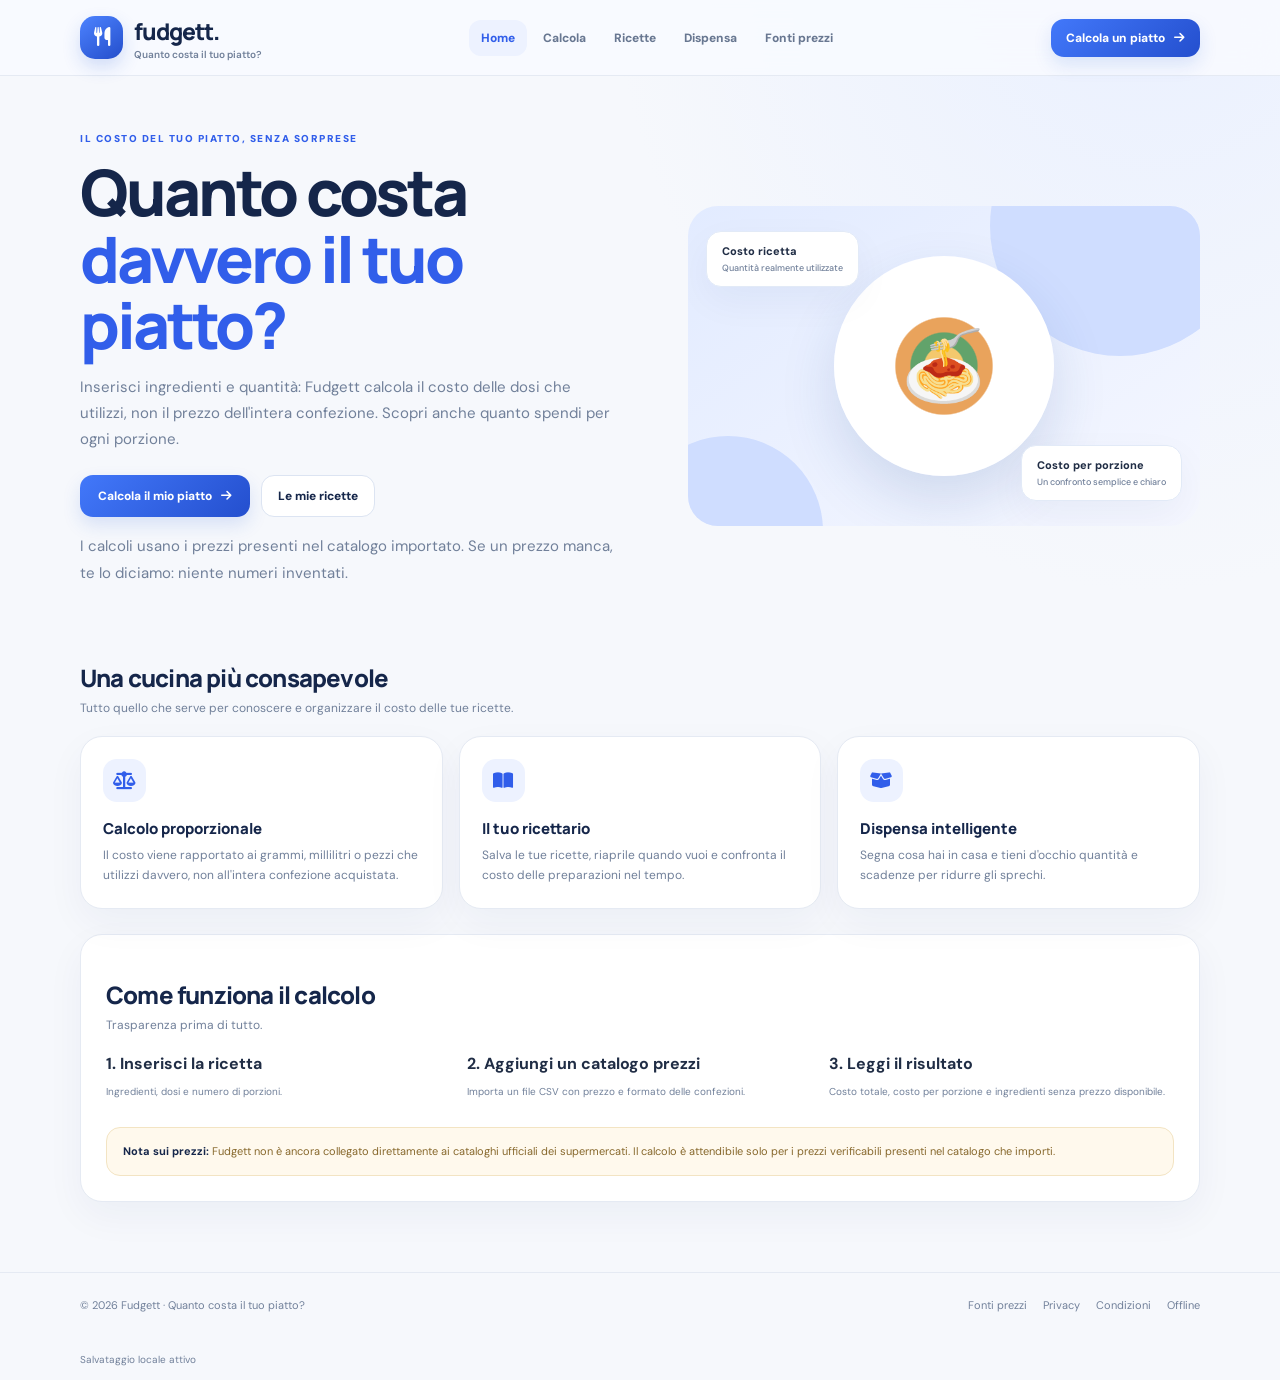
<file: index.html>
<!doctype html><html lang="it"><head><meta charset="utf-8"><meta name="viewport" content="width=device-width,initial-scale=1,viewport-fit=cover"><meta name="theme-color" content="#315eea"><meta name="description" content="Fudgett: scopri quanto costa davvero preparare il tuo piatto, ingrediente per ingrediente."><meta name="apple-mobile-web-app-capable" content="yes"><meta name="apple-mobile-web-app-status-bar-style" content="default"><link rel="manifest" href="manifest.json"><link rel="icon" href="icon.svg" type="image/svg+xml"><link rel="stylesheet" href="style.css"><link rel="stylesheet" href="https://cdnjs.cloudflare.com/ajax/libs/font-awesome/6.5.2/css/all.min.css"><script defer src="app.js"></script><title>Quanto costa il tuo piatto? — Fudgett</title></head><body><header><div class="wrap head"><a class="brand" href="index.html"><span class="brandmark"><i class="fa-solid fa-utensils"></i></span><span>fudgett.<small>Quanto costa il tuo piatto?</small></span></a><nav class="nav"><a class="active" href="index.html">Home</a><a class="" href="spesa.html">Calcola</a><a class="" href="preferiti.html">Ricette</a><a class="" href="dispensa.html">Dispensa</a><a class="" href="negozi.html">Fonti prezzi</a></nav><a class="nav-cta" href="spesa.html">Calcola un piatto <i class="fa-solid fa-arrow-right"></i></a></div></header><nav class="wrap mobile-nav"><a class="active" href="index.html">Home</a><a class="" href="spesa.html">Calcola</a><a class="" href="preferiti.html">Ricette</a><a class="" href="dispensa.html">Dispensa</a><a class="" href="negozi.html">Prezzi</a></nav><main class="wrap"><section class="hero"><div><div class="eyebrow">IL COSTO DEL TUO PIATTO, SENZA SORPRESE</div><h1>Quanto costa<br><span>davvero il tuo piatto?</span></h1><p>Inserisci ingredienti e quantità: Fudgett calcola il costo delle dosi che utilizzi, non il prezzo dell'intera confezione. Scopri anche quanto spendi per ogni porzione.</p><div class="hero-actions"><a class="btn" href="spesa.html">Calcola il mio piatto <i class="fa-solid fa-arrow-right"></i></a><a class="btn-light" href="preferiti.html">Le mie ricette</a></div><p class="muted-note" style="margin-top:16px">I calcoli usano i prezzi presenti nel catalogo importato. Se un prezzo manca, te lo diciamo: niente numeri inventati.</p></div><div class="hero-art"><div class="food-plate">🍝</div><div class="float one">Costo ricetta<small>Quantità realmente utilizzate</small></div><div class="float two">Costo per porzione<small>Un confronto semplice e chiaro</small></div></div></section><div class="section-title"><div><h2>Una cucina più consapevole</h2><p>Tutto quello che serve per conoscere e organizzare il costo delle tue ricette.</p></div></div><section class="grid3"><article class="feature"><div class="feature-icon"><i class="fa-solid fa-scale-balanced"></i></div><h3>Calcolo proporzionale</h3><p>Il costo viene rapportato ai grammi, millilitri o pezzi che utilizzi davvero, non all'intera confezione acquistata.</p></article><article class="feature"><div class="feature-icon"><i class="fa-solid fa-book-open"></i></div><h3>Il tuo ricettario</h3><p>Salva le tue ricette, riaprile quando vuoi e confronta il costo delle preparazioni nel tempo.</p></article><article class="feature"><div class="feature-icon"><i class="fa-solid fa-box-open"></i></div><h3>Dispensa intelligente</h3><p>Segna cosa hai in casa e tieni d'occhio quantità e scadenze per ridurre gli sprechi.</p></article></section><section class="panel" style="margin-top:25px"><div class="section-title"><div><h2>Come funziona il calcolo</h2><p>Trasparenza prima di tutto.</p></div></div><div class="grid3"><div><b>1. Inserisci la ricetta</b><p class="muted-note">Ingredienti, dosi e numero di porzioni.</p></div><div><b>2. Aggiungi un catalogo prezzi</b><p class="muted-note">Importa un file CSV con prezzo e formato delle confezioni.</p></div><div><b>3. Leggi il risultato</b><p class="muted-note">Costo totale, costo per porzione e ingredienti senza prezzo disponibile.</p></div></div><div class="notice warning-note"><strong>Nota sui prezzi:</strong> Fudgett non è ancora collegato direttamente ai cataloghi ufficiali dei supermercati. Il calcolo è attendibile solo per i prezzi verificabili presenti nel catalogo che importi.</div></section></main><footer><div class="wrap foot"><span>© 2026 Fudgett · Quanto costa il tuo piatto?</span><div class="footlinks"><a href="negozi.html">Fonti prezzi</a><a href="privacy.html">Privacy</a><a href="terms.html">Condizioni</a><a href="offline.html">Offline</a></div></div></footer><div class="wrap" style="padding-bottom:12px"><small id="save-status" class="muted-note">Salvataggio locale attivo</small></div></body></html>
</file>
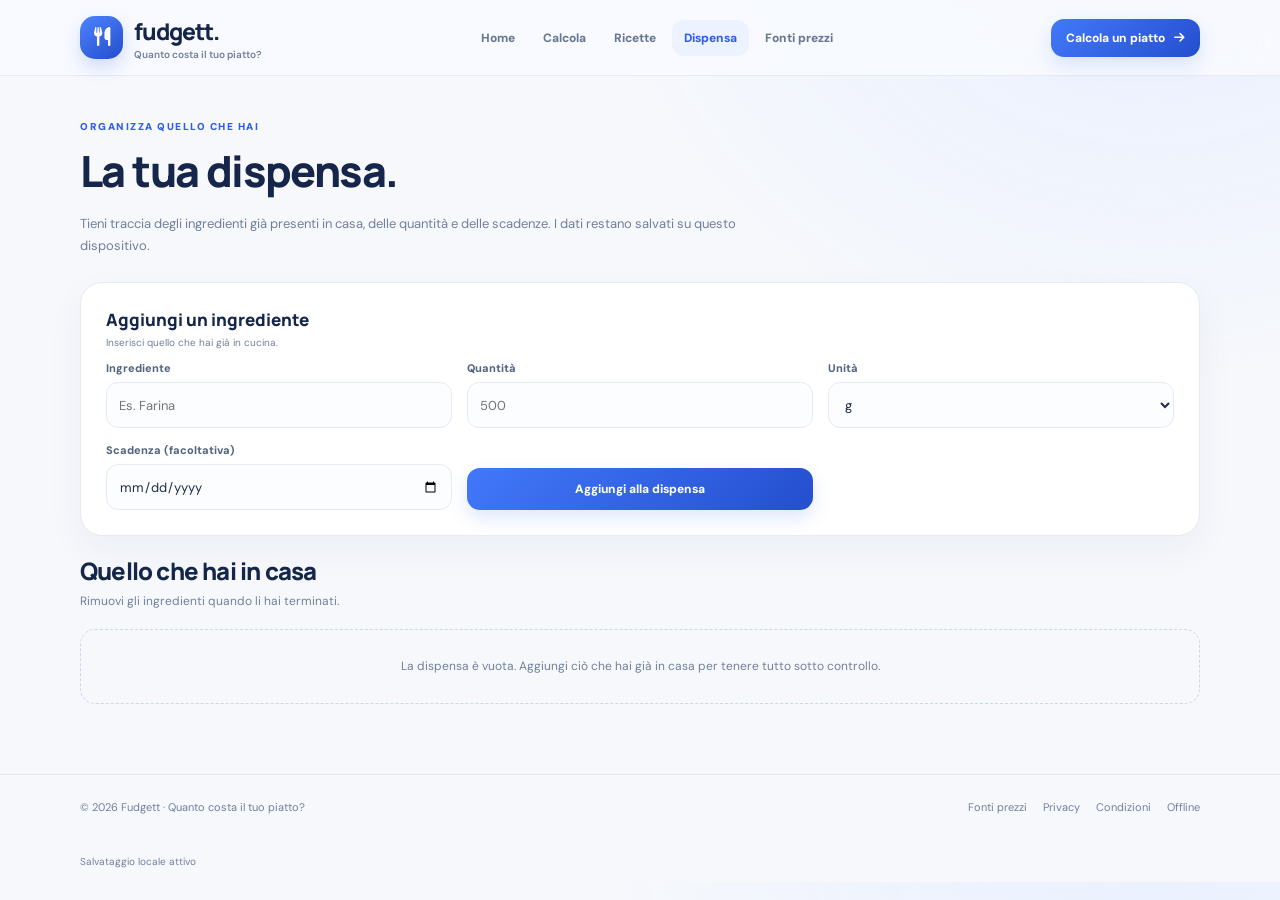
<file: dispensa.html>
<!doctype html><html lang="it"><head><meta charset="utf-8"><meta name="viewport" content="width=device-width,initial-scale=1,viewport-fit=cover"><meta name="theme-color" content="#315eea"><meta name="description" content="Fudgett: scopri quanto costa davvero preparare il tuo piatto, ingrediente per ingrediente."><meta name="apple-mobile-web-app-capable" content="yes"><meta name="apple-mobile-web-app-status-bar-style" content="default"><link rel="manifest" href="manifest.json"><link rel="icon" href="icon.svg" type="image/svg+xml"><link rel="stylesheet" href="style.css"><link rel="stylesheet" href="https://cdnjs.cloudflare.com/ajax/libs/font-awesome/6.5.2/css/all.min.css"><script defer src="app.js"></script><title>La tua dispensa — Fudgett</title></head><body><header><div class="wrap head"><a class="brand" href="index.html"><span class="brandmark"><i class="fa-solid fa-utensils"></i></span><span>fudgett.<small>Quanto costa il tuo piatto?</small></span></a><nav class="nav"><a class="" href="index.html">Home</a><a class="" href="spesa.html">Calcola</a><a class="" href="preferiti.html">Ricette</a><a class="active" href="dispensa.html">Dispensa</a><a class="" href="negozi.html">Fonti prezzi</a></nav><a class="nav-cta" href="spesa.html">Calcola un piatto <i class="fa-solid fa-arrow-right"></i></a></div></header><nav class="wrap mobile-nav"><a class="" href="index.html">Home</a><a class="" href="spesa.html">Calcola</a><a class="" href="preferiti.html">Ricette</a><a class="active" href="dispensa.html">Dispensa</a><a class="" href="negozi.html">Prezzi</a></nav><main class="wrap"><div class="page-head"><div class="eyebrow">ORGANIZZA QUELLO CHE HAI</div><h1>La tua dispensa.</h1><p>Tieni traccia degli ingredienti già presenti in casa, delle quantità e delle scadenze. I dati restano salvati su questo dispositivo.</p></div><section class="panel"><div class="subhead" style="margin-top:0"><div><h2>Aggiungi un ingrediente</h2><p>Inserisci quello che hai già in cucina.</p></div></div><form id="pantry-form" class="form-grid"><div class="field"><label for="pantry-name">Ingrediente</label><input id="pantry-name" placeholder="Es. Farina" required></div><div class="field"><label for="pantry-qty">Quantità</label><input id="pantry-qty" type="number" min=".01" step="any" placeholder="500" required></div><div class="field"><label for="pantry-unit">Unità</label><select id="pantry-unit"><option>g</option><option>kg</option><option>ml</option><option>l</option><option>pz</option></select></div><div class="field"><label for="pantry-expiry">Scadenza (facoltativa)</label><input id="pantry-expiry" type="date"></div><div class="field" style="align-self:end"><button class="btn" type="submit">Aggiungi alla dispensa</button></div></form></section><div class="section-title"><div><h2>Quello che hai in casa</h2><p>Rimuovi gli ingredienti quando li hai terminati.</p></div></div><section id="pantry-list" class="store-list"><div class="empty">Caricamento dispensa…</div></section></main><footer><div class="wrap foot"><span>© 2026 Fudgett · Quanto costa il tuo piatto?</span><div class="footlinks"><a href="negozi.html">Fonti prezzi</a><a href="privacy.html">Privacy</a><a href="terms.html">Condizioni</a><a href="offline.html">Offline</a></div></div></footer><div class="wrap" style="padding-bottom:12px"><small id="save-status" class="muted-note">Salvataggio locale attivo</small></div></body></html>
</file>
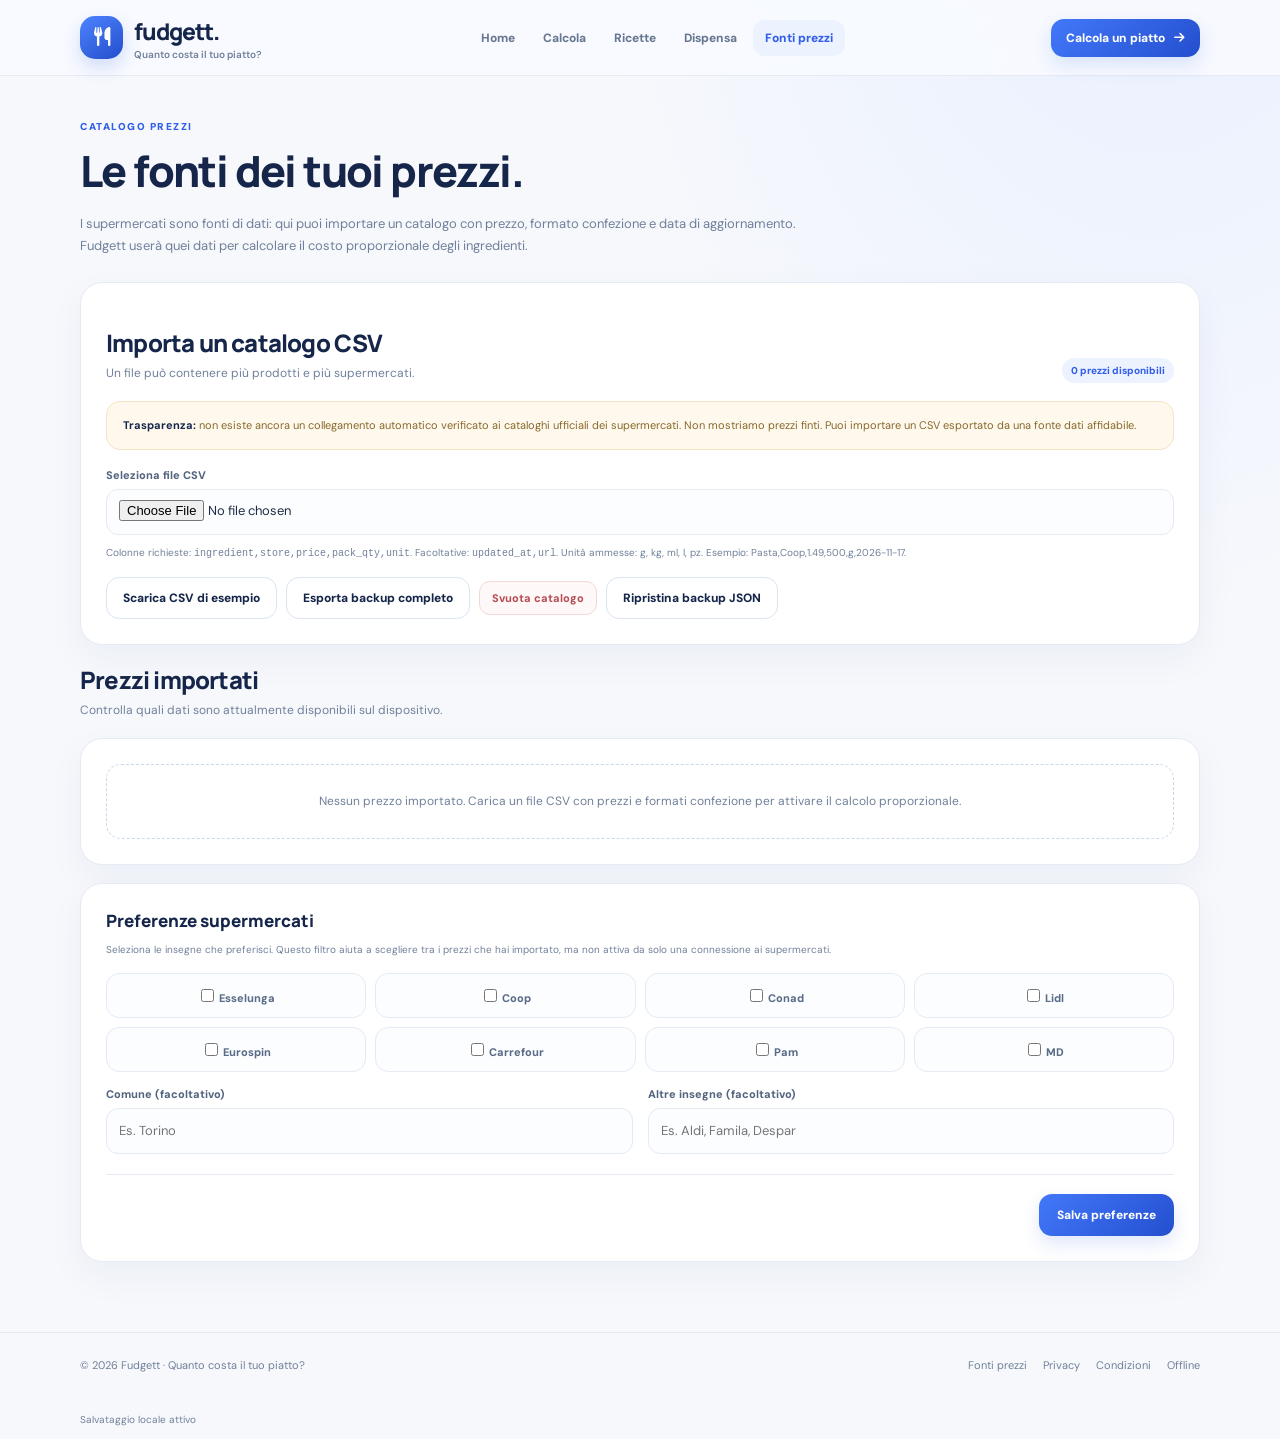
<file: negozi.html>
<!doctype html><html lang="it"><head><meta charset="utf-8"><meta name="viewport" content="width=device-width,initial-scale=1,viewport-fit=cover"><meta name="theme-color" content="#315eea"><meta name="description" content="Fudgett: scopri quanto costa davvero preparare il tuo piatto, ingrediente per ingrediente."><meta name="apple-mobile-web-app-capable" content="yes"><meta name="apple-mobile-web-app-status-bar-style" content="default"><link rel="manifest" href="manifest.json"><link rel="icon" href="icon.svg" type="image/svg+xml"><link rel="stylesheet" href="style.css"><link rel="stylesheet" href="https://cdnjs.cloudflare.com/ajax/libs/font-awesome/6.5.2/css/all.min.css"><script defer src="app.js"></script><title>Fonti dei prezzi — Fudgett</title></head><body><header><div class="wrap head"><a class="brand" href="index.html"><span class="brandmark"><i class="fa-solid fa-utensils"></i></span><span>fudgett.<small>Quanto costa il tuo piatto?</small></span></a><nav class="nav"><a class="" href="index.html">Home</a><a class="" href="spesa.html">Calcola</a><a class="" href="preferiti.html">Ricette</a><a class="" href="dispensa.html">Dispensa</a><a class="active" href="negozi.html">Fonti prezzi</a></nav><a class="nav-cta" href="spesa.html">Calcola un piatto <i class="fa-solid fa-arrow-right"></i></a></div></header><nav class="wrap mobile-nav"><a class="" href="index.html">Home</a><a class="" href="spesa.html">Calcola</a><a class="" href="preferiti.html">Ricette</a><a class="" href="dispensa.html">Dispensa</a><a class="active" href="negozi.html">Prezzi</a></nav><main class="wrap"><div class="page-head"><div class="eyebrow">CATALOGO PREZZI</div><h1>Le fonti dei tuoi prezzi.</h1><p>I supermercati sono fonti di dati: qui puoi importare un catalogo con prezzo, formato confezione e data di aggiornamento. Fudgett userà quei dati per calcolare il costo proporzionale degli ingredienti.</p></div><section class="panel"><div class="section-title"><div><h2>Importa un catalogo CSV</h2><p>Un file può contenere più prodotti e più supermercati.</p></div><span class="pill" id="catalog-count">0 prezzi disponibili</span></div><div class="notice warning-note"><strong>Trasparenza:</strong> non esiste ancora un collegamento automatico verificato ai cataloghi ufficiali dei supermercati. Non mostriamo prezzi finti. Puoi importare un CSV esportato da una fonte dati affidabile.</div><div class="field" style="margin-top:18px"><label for="catalog-file">Seleziona file CSV</label><input id="catalog-file" type="file" accept=".csv,text/csv"></div><p class="muted-note">Colonne richieste: <code>ingredient,store,price,pack_qty,unit</code>. Facoltative: <code>updated_at,url</code>. Unità ammesse: g, kg, ml, l, pz. Esempio: Pasta,Coop,1.49,500,g,2026-11-17.</p><div class="toolbar" style="margin-top:15px"><a class="btn-light" href="catalogo-esempio.csv" download>Scarica CSV di esempio</a><button type="button" id="backup-export" class="btn-light">Esporta backup completo</button><button type="button" id="clear-catalog" class="btn-danger">Svuota catalogo</button><label class="btn-light" for="backup-import">Ripristina backup JSON</label><input id="backup-import" type="file" accept="application/json" hidden></div></section><div class="section-title"><div><h2>Prezzi importati</h2><p>Controlla quali dati sono attualmente disponibili sul dispositivo.</p></div></div><section id="catalog-list" class="panel"><div class="empty">Caricamento catalogo…</div></section><section class="panel" style="margin-top:18px"><h2 style="font:800 17px Manrope;margin:0;color:var(--navy)">Preferenze supermercati</h2><p class="muted-note">Seleziona le insegne che preferisci. Questo filtro aiuta a scegliere tra i prezzi che hai importato, ma non attiva da solo una connessione ai supermercati.</p><form id="stores-form"><div class="store-options" style="margin:15px 0"><label class="store-option"><input type="checkbox" name="store" value="Esselunga">Esselunga</label><label class="store-option"><input type="checkbox" name="store" value="Coop">Coop</label><label class="store-option"><input type="checkbox" name="store" value="Conad">Conad</label><label class="store-option"><input type="checkbox" name="store" value="Lidl">Lidl</label><label class="store-option"><input type="checkbox" name="store" value="Eurospin">Eurospin</label><label class="store-option"><input type="checkbox" name="store" value="Carrefour">Carrefour</label><label class="store-option"><input type="checkbox" name="store" value="Pam">Pam</label><label class="store-option"><input type="checkbox" name="store" value="MD">MD</label></div><div class="form-grid" style="grid-template-columns:1fr 1fr"><div class="field"><label for="city">Comune (facoltativo)</label><input id="city" placeholder="Es. Torino"></div><div class="field"><label for="custom-stores">Altre insegne (facoltativo)</label><input id="custom-stores" placeholder="Es. Aldi, Famila, Despar"></div></div><div class="form-bottom"><span id="store-status" class="muted-note"></span><button class="btn" type="submit">Salva preferenze</button></div></form></section></main><footer><div class="wrap foot"><span>© 2026 Fudgett · Quanto costa il tuo piatto?</span><div class="footlinks"><a href="negozi.html">Fonti prezzi</a><a href="privacy.html">Privacy</a><a href="terms.html">Condizioni</a><a href="offline.html">Offline</a></div></div></footer><div class="wrap" style="padding-bottom:12px"><small id="save-status" class="muted-note">Salvataggio locale attivo</small></div></body></html>
</file>
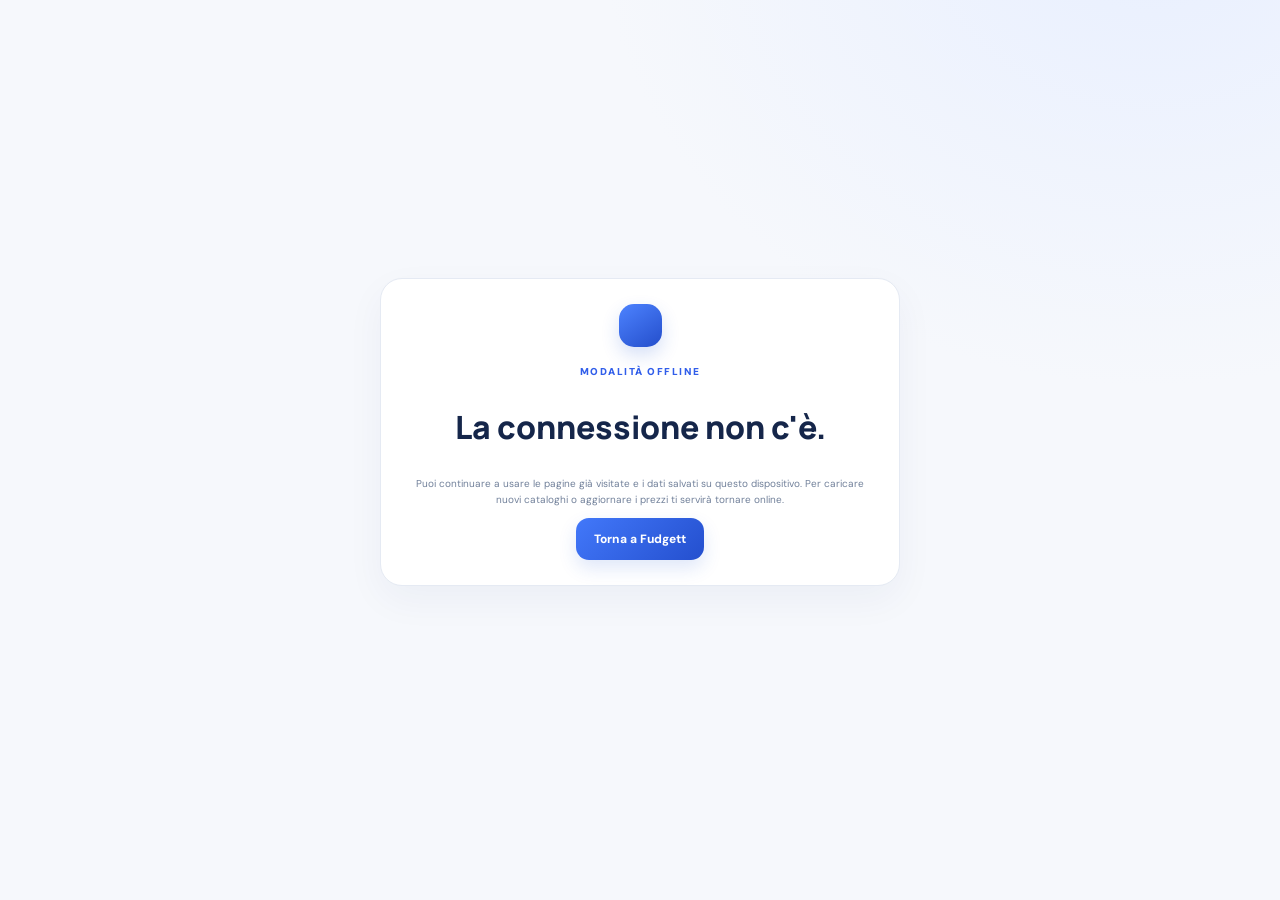
<file: offline.html>
<!doctype html><html lang="it"><head><meta charset="utf-8"><meta name="viewport" content="width=device-width,initial-scale=1"><meta name="theme-color" content="#315eea"><title>Sei offline — Fudgett</title><link rel="stylesheet" href="style.css"></head><body><main class="wrap" style="min-height:100vh;display:grid;place-items:center"><section class="panel" style="max-width:520px;text-align:center"><div class="brandmark" style="margin:0 auto 18px"><i class="fa-solid fa-utensils"></i></div><div class="eyebrow">MODALITÀ OFFLINE</div><h1 style="font:800 32px Manrope;color:var(--navy)">La connessione non c'è.</h1><p class="muted-note">Puoi continuare a usare le pagine già visitate e i dati salvati su questo dispositivo. Per caricare nuovi cataloghi o aggiornare i prezzi ti servirà tornare online.</p><a class="btn" href="index.html">Torna a Fudgett</a></section></main></body></html>
</file>
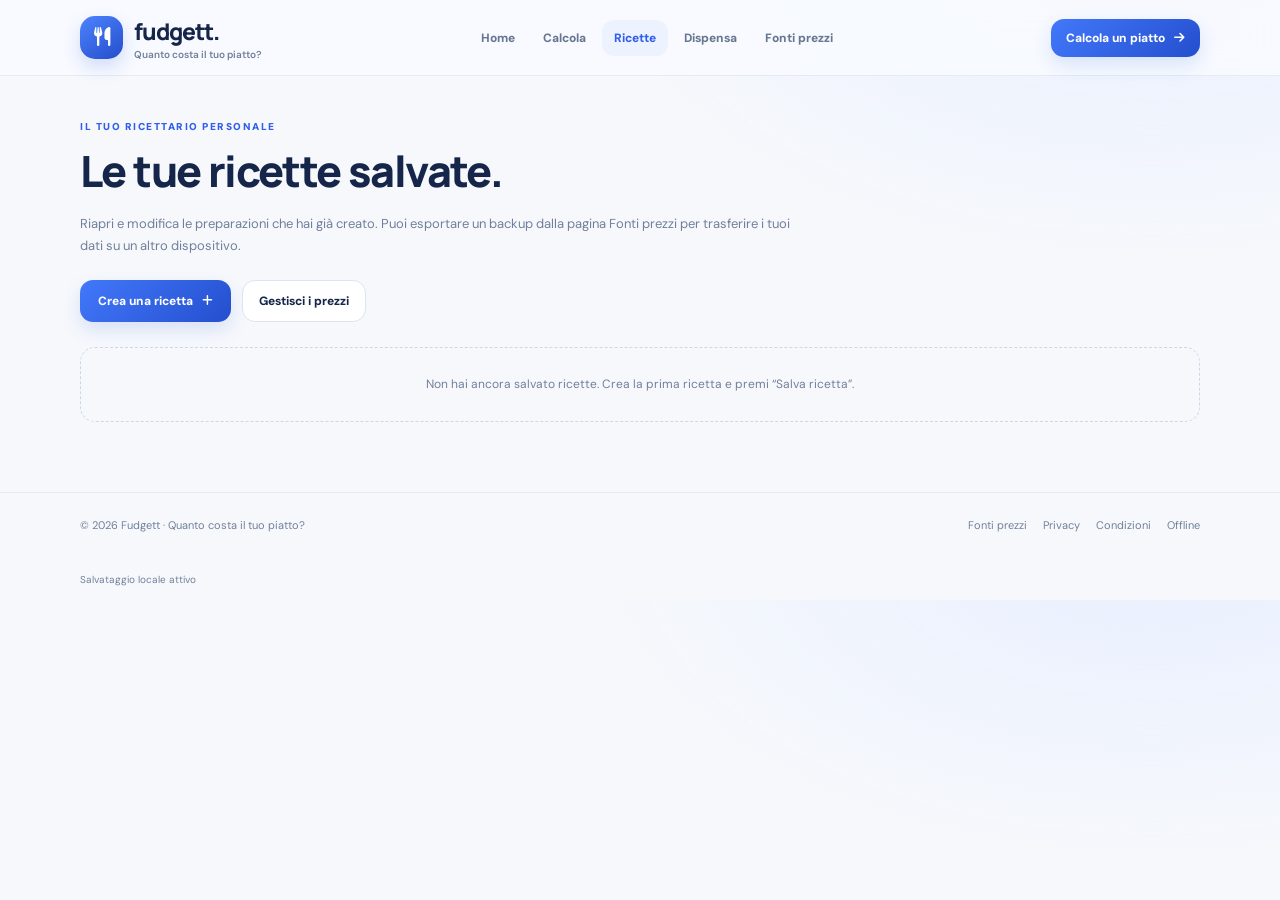
<file: preferiti.html>
<!doctype html><html lang="it"><head><meta charset="utf-8"><meta name="viewport" content="width=device-width,initial-scale=1,viewport-fit=cover"><meta name="theme-color" content="#315eea"><meta name="description" content="Fudgett: scopri quanto costa davvero preparare il tuo piatto, ingrediente per ingrediente."><meta name="apple-mobile-web-app-capable" content="yes"><meta name="apple-mobile-web-app-status-bar-style" content="default"><link rel="manifest" href="manifest.json"><link rel="icon" href="icon.svg" type="image/svg+xml"><link rel="stylesheet" href="style.css"><link rel="stylesheet" href="https://cdnjs.cloudflare.com/ajax/libs/font-awesome/6.5.2/css/all.min.css"><script defer src="app.js"></script><title>Le mie ricette — Fudgett</title></head><body><header><div class="wrap head"><a class="brand" href="index.html"><span class="brandmark"><i class="fa-solid fa-utensils"></i></span><span>fudgett.<small>Quanto costa il tuo piatto?</small></span></a><nav class="nav"><a class="" href="index.html">Home</a><a class="" href="spesa.html">Calcola</a><a class="active" href="preferiti.html">Ricette</a><a class="" href="dispensa.html">Dispensa</a><a class="" href="negozi.html">Fonti prezzi</a></nav><a class="nav-cta" href="spesa.html">Calcola un piatto <i class="fa-solid fa-arrow-right"></i></a></div></header><nav class="wrap mobile-nav"><a class="" href="index.html">Home</a><a class="" href="spesa.html">Calcola</a><a class="active" href="preferiti.html">Ricette</a><a class="" href="dispensa.html">Dispensa</a><a class="" href="negozi.html">Prezzi</a></nav><main class="wrap"><div class="page-head"><div class="eyebrow">IL TUO RICETTARIO PERSONALE</div><h1>Le tue ricette salvate.</h1><p>Riapri e modifica le preparazioni che hai già creato. Puoi esportare un backup dalla pagina Fonti prezzi per trasferire i tuoi dati su un altro dispositivo.</p><div class="hero-actions"><a class="btn" href="spesa.html">Crea una ricetta <i class="fa-solid fa-plus"></i></a><a class="btn-light" href="negozi.html">Gestisci i prezzi</a></div></div><section id="favourites" class="store-list"><div class="empty">Caricamento ricette…</div></section></main><footer><div class="wrap foot"><span>© 2026 Fudgett · Quanto costa il tuo piatto?</span><div class="footlinks"><a href="negozi.html">Fonti prezzi</a><a href="privacy.html">Privacy</a><a href="terms.html">Condizioni</a><a href="offline.html">Offline</a></div></div></footer><div class="wrap" style="padding-bottom:12px"><small id="save-status" class="muted-note">Salvataggio locale attivo</small></div></body></html>
</file>
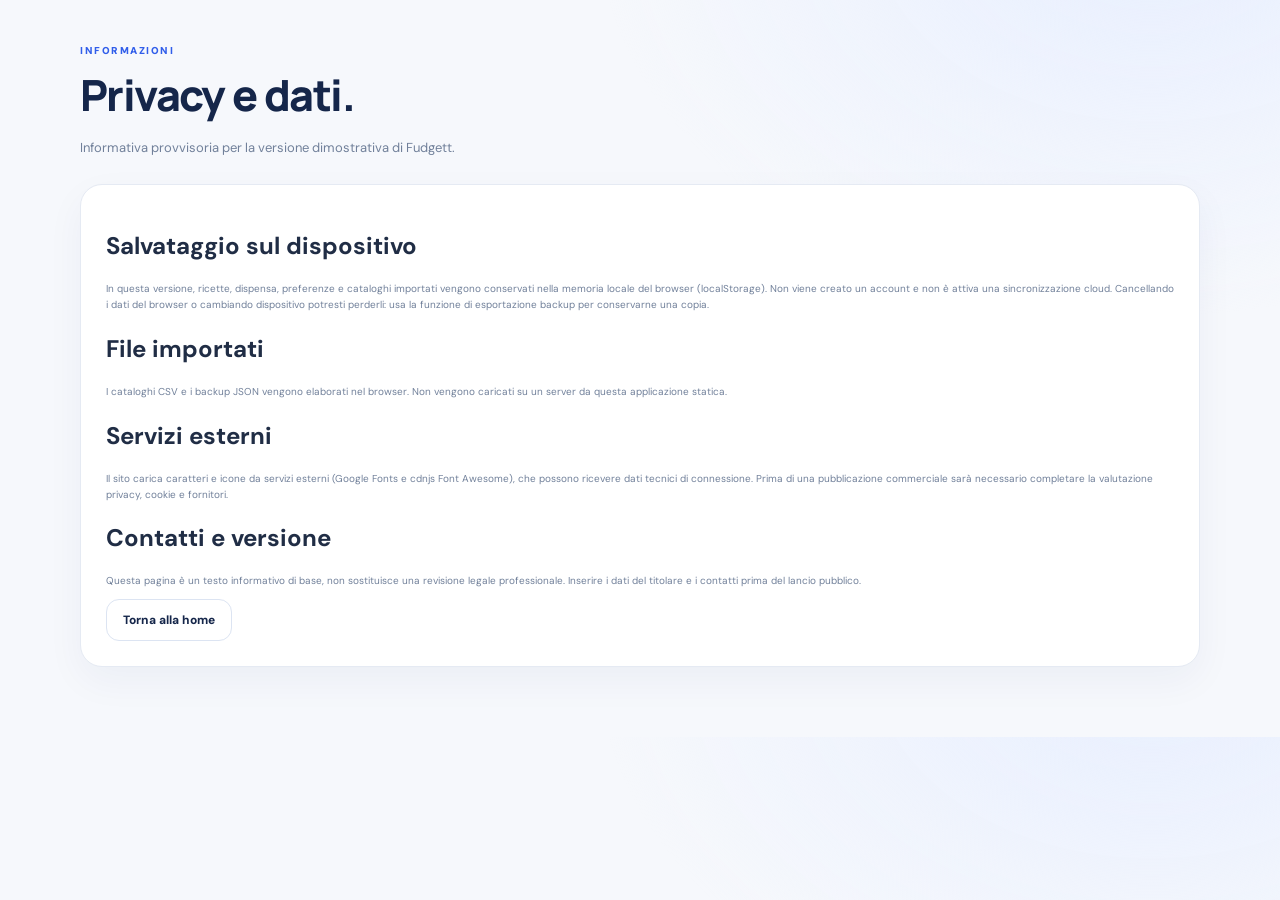
<file: privacy.html>
<!doctype html><html lang="it"><head><meta charset="utf-8"><meta name="viewport" content="width=device-width,initial-scale=1"><title>Privacy — Fudgett</title><link rel="stylesheet" href="style.css"></head><body><main class="wrap"><div class="page-head"><div class="eyebrow">INFORMAZIONI</div><h1>Privacy e dati.</h1><p>Informativa provvisoria per la versione dimostrativa di Fudgett.</p></div><section class="panel"><h2>Salvataggio sul dispositivo</h2><p class="muted-note">In questa versione, ricette, dispensa, preferenze e cataloghi importati vengono conservati nella memoria locale del browser (localStorage). Non viene creato un account e non è attiva una sincronizzazione cloud. Cancellando i dati del browser o cambiando dispositivo potresti perderli: usa la funzione di esportazione backup per conservarne una copia.</p><h2>File importati</h2><p class="muted-note">I cataloghi CSV e i backup JSON vengono elaborati nel browser. Non vengono caricati su un server da questa applicazione statica.</p><h2>Servizi esterni</h2><p class="muted-note">Il sito carica caratteri e icone da servizi esterni (Google Fonts e cdnjs Font Awesome), che possono ricevere dati tecnici di connessione. Prima di una pubblicazione commerciale sarà necessario completare la valutazione privacy, cookie e fornitori.</p><h2>Contatti e versione</h2><p class="muted-note">Questa pagina è un testo informativo di base, non sostituisce una revisione legale professionale. Inserire i dati del titolare e i contatti prima del lancio pubblico.</p><a class="btn-light" href="index.html">Torna alla home</a></section></main></body></html>
</file>
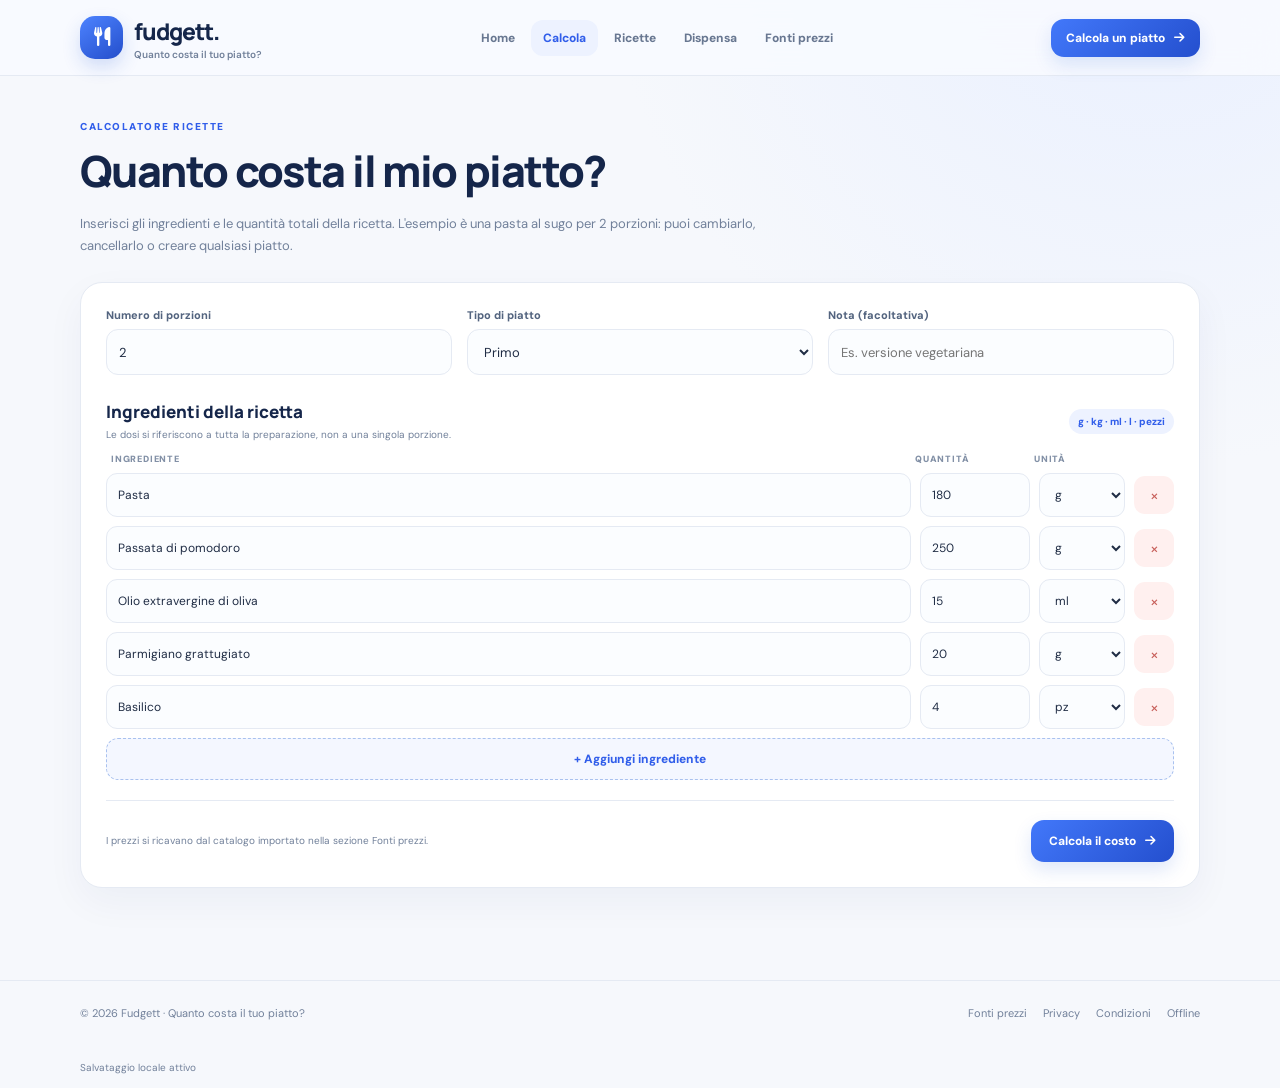
<file: spesa.html>
<!doctype html><html lang="it"><head><meta charset="utf-8"><meta name="viewport" content="width=device-width,initial-scale=1,viewport-fit=cover"><meta name="theme-color" content="#315eea"><meta name="description" content="Fudgett: scopri quanto costa davvero preparare il tuo piatto, ingrediente per ingrediente."><meta name="apple-mobile-web-app-capable" content="yes"><meta name="apple-mobile-web-app-status-bar-style" content="default"><link rel="manifest" href="manifest.json"><link rel="icon" href="icon.svg" type="image/svg+xml"><link rel="stylesheet" href="style.css"><link rel="stylesheet" href="https://cdnjs.cloudflare.com/ajax/libs/font-awesome/6.5.2/css/all.min.css"><script defer src="app.js"></script><title>Calcola il costo del tuo piatto — Fudgett</title></head><body><header><div class="wrap head"><a class="brand" href="index.html"><span class="brandmark"><i class="fa-solid fa-utensils"></i></span><span>fudgett.<small>Quanto costa il tuo piatto?</small></span></a><nav class="nav"><a class="" href="index.html">Home</a><a class="active" href="spesa.html">Calcola</a><a class="" href="preferiti.html">Ricette</a><a class="" href="dispensa.html">Dispensa</a><a class="" href="negozi.html">Fonti prezzi</a></nav><a class="nav-cta" href="spesa.html">Calcola un piatto <i class="fa-solid fa-arrow-right"></i></a></div></header><nav class="wrap mobile-nav"><a class="" href="index.html">Home</a><a class="active" href="spesa.html">Calcola</a><a class="" href="preferiti.html">Ricette</a><a class="" href="dispensa.html">Dispensa</a><a class="" href="negozi.html">Prezzi</a></nav><main class="wrap"><div class="page-head"><div class="eyebrow">CALCOLATORE RICETTE</div><h1>Quanto costa il mio piatto?</h1><p>Inserisci gli ingredienti e le quantità totali della ricetta. L'esempio è una pasta al sugo per 2 porzioni: puoi cambiarlo, cancellarlo o creare qualsiasi piatto.</p></div><form id="recipe-form" class="panel"><div class="form-grid"><div class="field"><label for="people">Numero di porzioni</label><input id="people" type="number" min="1" max="100" value="2" required></div><div class="field"><label for="recipe-kind">Tipo di piatto</label><select id="recipe-kind"><option>Primo</option><option>Secondo</option><option>Contorno</option><option>Dolce</option><option>Piatto unico</option><option>Altro</option></select></div><div class="field"><label for="recipe-note">Nota (facoltativa)</label><input id="recipe-note" placeholder="Es. versione vegetariana"></div></div><div class="subhead"><div><h2>Ingredienti della ricetta</h2><p>Le dosi si riferiscono a tutta la preparazione, non a una singola porzione.</p></div><span class="pill">g · kg · ml · l · pezzi</span></div><div class="ingredient-head"><span>Ingrediente</span><span>Quantità</span><span>Unità</span><span></span></div><div id="ingredients"></div><button type="button" class="add" id="add-ingredient">+ Aggiungi ingrediente</button><div class="form-bottom"><span class="muted-note">I prezzi si ricavano dal catalogo importato nella sezione Fonti prezzi.</span><button type="submit" class="btn">Calcola il costo <i class="fa-solid fa-arrow-right"></i></button></div></form><div id="results" style="margin-top:22px" aria-live="polite"></div></main><footer><div class="wrap foot"><span>© 2026 Fudgett · Quanto costa il tuo piatto?</span><div class="footlinks"><a href="negozi.html">Fonti prezzi</a><a href="privacy.html">Privacy</a><a href="terms.html">Condizioni</a><a href="offline.html">Offline</a></div></div></footer><div class="wrap" style="padding-bottom:12px"><small id="save-status" class="muted-note">Salvataggio locale attivo</small></div></body></html>
</file>
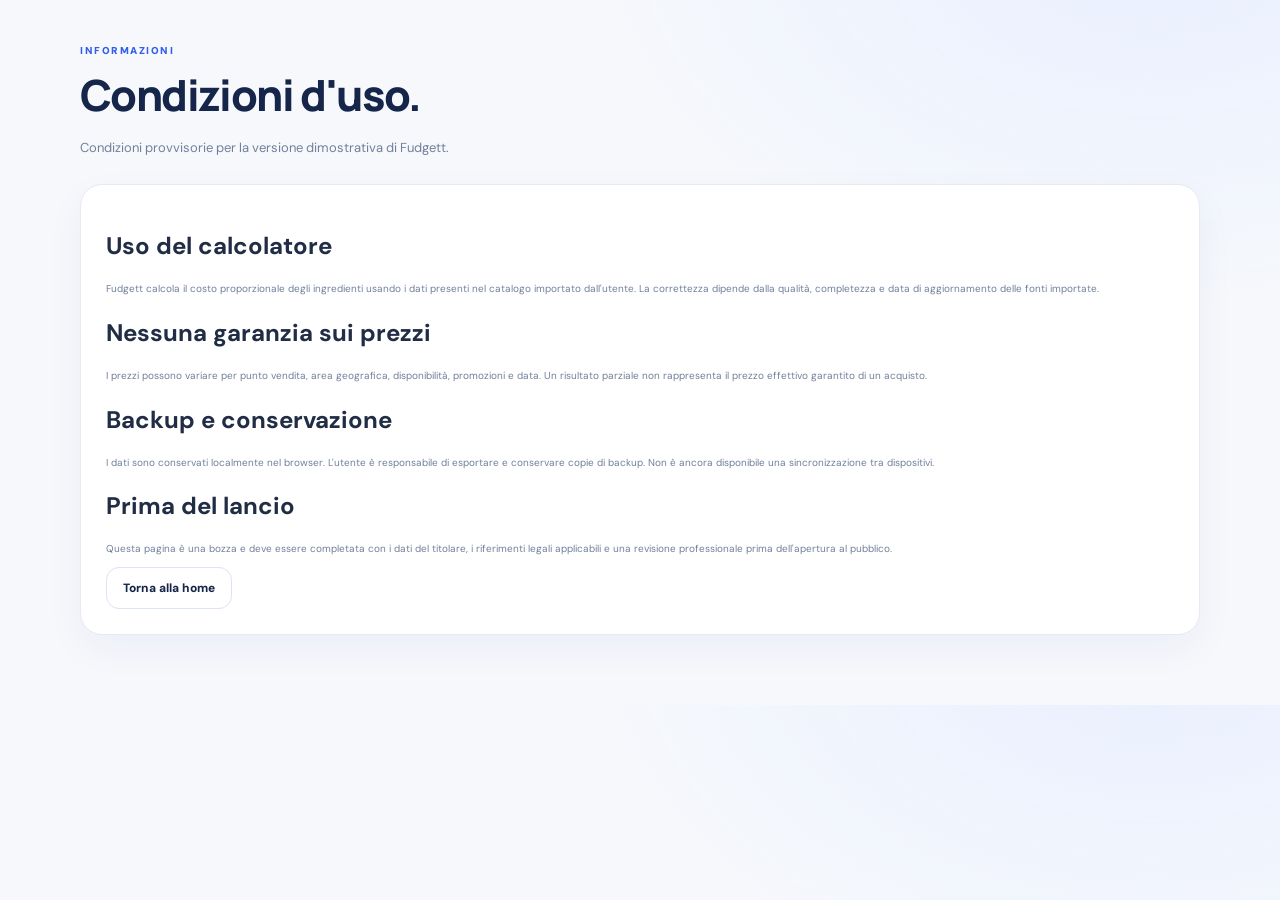
<file: terms.html>
<!doctype html><html lang="it"><head><meta charset="utf-8"><meta name="viewport" content="width=device-width,initial-scale=1"><title>Condizioni — Fudgett</title><link rel="stylesheet" href="style.css"></head><body><main class="wrap"><div class="page-head"><div class="eyebrow">INFORMAZIONI</div><h1>Condizioni d'uso.</h1><p>Condizioni provvisorie per la versione dimostrativa di Fudgett.</p></div><section class="panel"><h2>Uso del calcolatore</h2><p class="muted-note">Fudgett calcola il costo proporzionale degli ingredienti usando i dati presenti nel catalogo importato dall'utente. La correttezza dipende dalla qualità, completezza e data di aggiornamento delle fonti importate.</p><h2>Nessuna garanzia sui prezzi</h2><p class="muted-note">I prezzi possono variare per punto vendita, area geografica, disponibilità, promozioni e data. Un risultato parziale non rappresenta il prezzo effettivo garantito di un acquisto.</p><h2>Backup e conservazione</h2><p class="muted-note">I dati sono conservati localmente nel browser. L'utente è responsabile di esportare e conservare copie di backup. Non è ancora disponibile una sincronizzazione tra dispositivi.</p><h2>Prima del lancio</h2><p class="muted-note">Questa pagina è una bozza e deve essere completata con i dati del titolare, i riferimenti legali applicabili e una revisione professionale prima dell'apertura al pubblico.</p><a class="btn-light" href="index.html">Torna alla home</a></section></main></body></html>
</file>
<file: style.css>
@import url('https://fonts.googleapis.com/css2?family=DM+Sans:wght@400;500;600;700;800&family=Manrope:wght@600;700;800&display=swap');
:root{--blue:#315eea;--blue2:#2048c7;--navy:#15264a;--ink:#202d45;--muted:#71809a;--line:#e5eaf3;--bg:#f6f8fc;--white:#fff;--soft:#edf2ff;--mint:#dff7ec;--shadow:0 14px 38px #1a32650c;--r:22px}
*{box-sizing:border-box}html{scroll-behavior:smooth}body{margin:0;background:radial-gradient(ellipse at 90% -10%,#e8efff 0,transparent 34%),var(--bg);color:var(--ink);font-family:'DM Sans',sans-serif}a{color:inherit;text-decoration:none}button,input,select{font:inherit}button{cursor:pointer}button:focus-visible,a:focus-visible,input:focus-visible,select:focus-visible{outline:3px solid #8ba9ff;outline-offset:2px}.wrap{width:min(1120px,calc(100% - 40px));margin:auto}
header{height:76px;position:sticky;top:0;z-index:20;background:#f8faffed;backdrop-filter:blur(16px);border-bottom:1px solid var(--line)}.head{height:100%;display:flex;align-items:center;justify-content:space-between;gap:20px}.brand{display:flex;align-items:center;gap:11px;font:800 23px Manrope;color:var(--navy);letter-spacing:-1px}.brandmark{width:43px;height:43px;display:grid;place-items:center;border-radius:15px;background:linear-gradient(145deg,#4d83ff,#244ecb);color:white;font-size:19px;box-shadow:0 8px 18px #2459d630}.brand small{display:block;font:600 10px 'DM Sans';letter-spacing:0;color:var(--muted);margin-top:1px}.nav{display:flex;align-items:center;gap:4px}.nav a,.mobile-nav a{padding:10px 12px;border-radius:12px;font-size:12px;font-weight:800;color:#687791}.nav a:hover,.nav a.active,.mobile-nav a.active{background:var(--soft);color:var(--blue)}.nav-cta,.btn{border:0;border-radius:13px;background:linear-gradient(135deg,#4278fa,#244fce);color:white;padding:13px 18px;font-size:12px;font-weight:800;box-shadow:0 8px 18px #2459d625;display:inline-flex;align-items:center;justify-content:center;gap:9px}.nav-cta{padding:11px 15px}.btn:hover,.nav-cta:hover{filter:brightness(1.04);transform:translateY(-1px)}.btn-light{border:1px solid #dce4f2;background:#fff;color:var(--navy);border-radius:13px;padding:12px 16px;font-size:12px;font-weight:800;display:inline-flex;align-items:center;justify-content:center;gap:8px}.btn-danger{border:1px solid #f4d8d8;background:#fff8f8;color:#b64e54;border-radius:11px;padding:9px 12px;font-size:11px;font-weight:800}.mobile-nav{display:none}
main{padding:34px 0 70px}.eyebrow{font-size:10px;letter-spacing:1.5px;text-transform:uppercase;color:var(--blue);font-weight:900}.hero{display:grid;grid-template-columns:1.05fr .95fr;align-items:center;gap:42px;padding:22px 0 42px}.hero h1{font:800 clamp(40px,5.2vw,64px)/1.04 Manrope;letter-spacing:-3px;color:var(--navy);margin:14px 0}.hero h1 span{color:var(--blue)}.hero p{max-width:540px;color:var(--muted);font-size:15px;line-height:1.75}.hero-actions{display:flex;gap:11px;align-items:center;margin-top:23px;flex-wrap:wrap}.hero-art{min-height:320px;border-radius:30px;background:linear-gradient(145deg,#e2ebff,#f5f7ff);display:grid;place-items:center;position:relative;overflow:hidden}.hero-art:before,.hero-art:after{content:'';position:absolute;border-radius:50%;background:#cfddff}.hero-art:before{width:260px;height:260px;top:-110px;right:-50px}.hero-art:after{width:190px;height:190px;bottom:-100px;left:-55px}.food-plate{z-index:1;width:220px;height:220px;border:13px solid white;border-radius:50%;background:radial-gradient(circle at 50% 50%,#f4c86d 0 14%,#62a36b 15% 24%,#e9a35c 25% 35%,#fff 36% 100%);box-shadow:0 25px 55px #244c8b26;display:grid;place-items:center;font-size:68px}.float{position:absolute;z-index:2;background:#fff;border:1px solid #e2eaf7;border-radius:15px;padding:12px 15px;box-shadow:var(--shadow);font-size:11px;font-weight:800}.float small{display:block;color:var(--muted);font-size:9px;font-weight:500;margin-top:4px}.float.one{left:18px;top:25px}.float.two{right:18px;bottom:25px}
.section-title{display:flex;justify-content:space-between;align-items:end;gap:16px;margin:18px 0}.section-title h2{font:800 24px Manrope;color:var(--navy);margin:0;letter-spacing:-.8px}.section-title p{font-size:12px;color:var(--muted);margin:5px 0 0;line-height:1.6}.grid3{display:grid;grid-template-columns:repeat(3,1fr);gap:16px}.feature,.panel,.tile,.stat{background:#fff;border:1px solid var(--line);border-radius:var(--r);box-shadow:var(--shadow)}.feature{padding:22px}.feature-icon{width:43px;height:43px;border-radius:14px;background:var(--soft);color:var(--blue);display:grid;place-items:center;font-size:18px}.feature h3{font:800 15px Manrope;margin:16px 0 7px;color:var(--navy)}.feature p{font-size:12px;color:var(--muted);line-height:1.65;margin:0}.page-head{margin:10px 0 25px}.page-head h1{font:800 clamp(30px,4vw,43px) Manrope;color:var(--navy);letter-spacing:-1.6px;margin:8px 0}.page-head p{font-size:13px;color:var(--muted);line-height:1.7;max-width:720px}.panel{padding:25px}.form-grid{display:grid;grid-template-columns:repeat(3,1fr);gap:15px}.field{display:grid;gap:7px;min-width:0}.field label,.field>span{font-size:11px;font-weight:800;color:#53647f}.field input,.field select,.field textarea{width:100%;min-height:46px;border:1px solid var(--line);background:#fbfdff;border-radius:12px;padding:10px 12px;color:var(--ink);outline:none;font-size:13px}.field textarea{min-height:88px;resize:vertical}.field input:focus,.field select:focus,.field textarea:focus{border-color:#80a5f5;box-shadow:0 0 0 3px #2459d614}.subhead{display:flex;justify-content:space-between;align-items:center;gap:10px;margin:25px 0 11px}.subhead h2{font:800 17px Manrope;margin:0;color:var(--navy)}.subhead p{font-size:10px;color:var(--muted);margin:4px 0 0;line-height:1.5}.ingredient-head,.ingredient{display:grid;grid-template-columns:minmax(0,1fr) 110px 86px 40px;gap:9px;align-items:center}.ingredient-head{padding:0 5px 8px;color:#8290a6;font-size:9px;font-weight:900;letter-spacing:.8px;text-transform:uppercase}.ingredient{margin-bottom:9px}.ingredient input,.ingredient select{width:100%;height:44px;border:1px solid var(--line);border-radius:11px;background:#fbfdff;padding:0 11px;min-width:0;font-size:12px;color:var(--ink)}.remove{height:38px;border:0;border-radius:11px;background:#fff0ef;color:#c75e59}.add{width:100%;border:1px dashed #a9c1ef;background:#f4f7ff;color:var(--blue);border-radius:12px;padding:12px;font-size:12px;font-weight:800}.form-bottom{display:flex;align-items:center;justify-content:space-between;gap:15px;border-top:1px solid var(--line);padding-top:19px;margin-top:20px}.muted-note{font-size:10px;color:var(--muted);line-height:1.6}.notice{padding:14px 16px;background:#f2f6ff;border:1px solid #dce7fb;border-radius:14px;color:#5d6f8b;font-size:11px;line-height:1.7;margin-top:17px}.notice strong{color:var(--navy)}.success-note{background:#effaf4;border-color:#d6f1e1;color:#42735a}.warning-note{background:#fff9ed;border-color:#f3e4c3;color:#87682c}
.result-grid{display:grid;grid-template-columns:repeat(3,1fr);gap:15px;margin-top:22px}.result-card{background:white;border:1px solid var(--line);border-radius:19px;overflow:hidden;box-shadow:var(--shadow)}.result-banner{padding:17px;background:linear-gradient(135deg,#eaf1ff,#f7f9ff);display:flex;justify-content:space-between;align-items:center}.result-banner b{font:800 11px Manrope;color:var(--blue)}.result-banner span{font-size:23px}.result-body{padding:17px}.result-body h3{font:800 15px Manrope;color:var(--navy);margin:0 0 8px}.result-body p{font-size:11px;color:var(--muted);line-height:1.6}.price{font:800 25px Manrope;color:var(--blue);margin:14px 0 4px}.product{display:flex;justify-content:space-between;gap:9px;padding:9px 0;border-top:1px solid #edf1f7;font-size:10px}.product span{color:var(--muted)}.tag,.pill{display:inline-flex;align-items:center;background:var(--soft);color:var(--blue);border-radius:99px;padding:6px 9px;font-size:9px;font-weight:800}.pill{font-size:10px;white-space:nowrap}
.store-options{display:grid;grid-template-columns:repeat(4,1fr);gap:9px}.store-option{border:1px solid var(--line);background:#fbfdff;border-radius:13px;padding:12px 10px;text-align:center;font-size:11px;font-weight:800;color:#596b87}.store-option input{accent-color:var(--blue);margin-right:5px}.store-option:has(input:checked){background:var(--soft);border-color:#b8cdf8;color:var(--blue)}.location-row{display:grid;grid-template-columns:1fr auto;gap:10px;margin-top:13px}.location-row input{height:44px;border:1px solid var(--line);border-radius:12px;padding:0 12px;min-width:0}.tile{padding:20px}.tile h3{font:800 14px Manrope;color:var(--navy);margin:0 0 7px}.tile p{font-size:11px;color:var(--muted);line-height:1.6;margin:0}.store-list{display:grid;gap:10px;margin-top:16px}.store-row{display:flex;align-items:center;justify-content:space-between;gap:15px;padding:15px;border:1px solid var(--line);border-radius:14px;background:#fff}.store-row b{font-size:12px}.store-row small{display:block;color:var(--muted);font-size:10px;margin-top:4px}.empty{padding:26px;border:1px dashed #cbd8eb;border-radius:15px;text-align:center;color:var(--muted);font-size:12px;line-height:1.7}.stats{display:grid;grid-template-columns:repeat(3,1fr);gap:12px;margin:18px 0}.stat{padding:16px}.stat small{display:block;color:var(--muted);font-size:10px;font-weight:700}.stat strong{display:block;color:var(--navy);font:800 23px Manrope;margin-top:5px}.recipe-card{background:#fff;border:1px solid var(--line);border-radius:18px;padding:17px;display:flex;justify-content:space-between;align-items:center;gap:14px;box-shadow:var(--shadow)}.recipe-card h3{font:800 14px Manrope;color:var(--navy);margin:0 0 5px}.recipe-card p{font-size:11px;color:var(--muted);margin:0;line-height:1.5}.recipe-actions{display:flex;gap:7px;flex-wrap:wrap}.recipe-actions button{white-space:nowrap}.toolbar{display:flex;gap:9px;flex-wrap:wrap;align-items:center}.toolbar input{flex:1;min-width:180px;height:43px;border:1px solid var(--line);border-radius:12px;padding:0 12px}.price-table{width:100%;border-collapse:collapse;font-size:12px}.price-table th,.price-table td{padding:11px 9px;border-bottom:1px solid var(--line);text-align:left}.price-table th{font-size:10px;color:var(--muted);text-transform:uppercase;letter-spacing:.5px}.price-table td{color:var(--ink)}.price-table-wrap{overflow:auto}
footer{border-top:1px solid var(--line);padding:25px 0 35px;color:var(--muted);font-size:11px}.foot{display:flex;justify-content:space-between;gap:15px;flex-wrap:wrap}.footlinks{display:flex;gap:16px;flex-wrap:wrap}.footlinks a:hover{color:var(--blue)}
@media(max-width:850px){.nav{display:none}.mobile-nav{display:flex;gap:5px;overflow:auto;padding:0 0 10px;scrollbar-width:none}.mobile-nav::-webkit-scrollbar{display:none}.mobile-nav a{white-space:nowrap;font-size:10px;font-weight:800;padding:8px 10px;border-radius:10px;background:#fff;border:1px solid var(--line)}.head{height:66px}.hero{grid-template-columns:1fr;gap:18px;padding-top:5px}.hero-art{min-height:230px}.food-plate{width:165px;height:165px;font-size:52px}.grid3,.result-grid{grid-template-columns:1fr}.form-grid{grid-template-columns:repeat(2,1fr)}.store-options{grid-template-columns:repeat(2,1fr)}main{padding-top:24px}}
@media(max-width:520px){.wrap{width:calc(100% - 26px)}.brand{font-size:20px}.brandmark{width:39px;height:39px}.hero h1{font-size:41px;letter-spacing:-2px}.hero p{font-size:13px}.panel{padding:16px}.form-grid{grid-template-columns:1fr 1fr;gap:10px}.field input,.field select{font-size:12px}.ingredient-head,.ingredient{grid-template-columns:minmax(0,1fr) 72px 64px 32px;gap:5px}.ingredient input,.ingredient select{padding:0 6px;font-size:10px;height:41px}.remove{height:32px}.form-bottom{flex-direction:column;align-items:stretch}.form-bottom .btn{width:100%}.page-head h1{font-size:33px}.stats{grid-template-columns:repeat(2,1fr)}.recipe-card{align-items:flex-start;flex-direction:column}.recipe-actions{width:100%}.recipe-actions button{flex:1}.location-row{grid-template-columns:1fr}.store-row{align-items:flex-start}.section-title h2{font-size:21px}}
@media(prefers-reduced-motion:reduce){*{scroll-behavior:auto!important;transition:none!important;animation:none!important}}


/* Fudgett app-shell: mobile-first fixed navigation and bounded workspaces */
@media(max-width:850px){
  html,body{height:100%;min-height:100%;overscroll-behavior:none}
  body{height:100dvh;overflow:hidden;background:#f5f7fc}
  header{position:fixed;inset:0 0 auto;height:62px;z-index:50;background:#fff;border-bottom:1px solid #e7ebf3;backdrop-filter:none}
  .head{height:62px}
  .mobile-nav{position:fixed;inset:auto 0 0;z-index:60;display:grid;grid-template-columns:repeat(5,minmax(0,1fr));gap:2px;width:100%;height:68px;padding:7px 8px calc(7px + env(safe-area-inset-bottom));background:#fff;border-top:1px solid #e6eaf2;box-shadow:0 -5px 22px #172b4d0a;overflow:visible}
  .mobile-nav a{display:flex;align-items:center;justify-content:center;min-width:0;min-height:42px;padding:5px 2px;border:0;border-radius:12px;background:transparent;color:#75819a;font-size:10px;white-space:normal;text-align:center;line-height:1.15}
  .mobile-nav a.active{background:#edf2ff;color:#315eea}
  main.wrap{position:fixed;inset:62px 0 calc(68px + env(safe-area-inset-bottom));width:100%;max-width:none;margin:0;padding:12px 13px 18px;overflow-y:auto;overscroll-behavior:contain;scrollbar-width:thin;-webkit-overflow-scrolling:touch}
  footer,#save-status{display:none!important}
  .page-head{margin:2px 0 12px}
  .page-head h1{font-size:clamp(25px,7vw,32px);line-height:1.1;letter-spacing:-1.2px;margin:5px 0}
  .page-head p{font-size:11px;line-height:1.45;margin:5px 0}
  .eyebrow{font-size:9px;letter-spacing:1px}
  .panel{border-radius:17px;padding:13px;box-shadow:0 4px 16px #1a326508}
  .section-title{margin:10px 0;align-items:center}
  .section-title h2{font-size:17px}
  .section-title p{font-size:10px}
  .subhead{margin:14px 0 8px}
  .subhead h2{font-size:14px}
  .subhead p,.muted-note{font-size:9px;line-height:1.4}
  .form-grid{gap:8px}
  .field{gap:4px}
  .field label,.field>span{font-size:10px}
  .field input,.field select,.field textarea{min-height:40px;padding:8px 9px;font-size:12px;border-radius:10px}
  .ingredient-head{font-size:8px;padding-bottom:5px}
  .ingredient{margin-bottom:6px}
  .ingredient input,.ingredient select{height:38px;font-size:11px}
  .add{padding:10px;font-size:11px}
  .form-bottom{padding-top:11px;margin-top:12px;gap:9px}
  .btn,.btn-light{min-height:39px;padding:10px 12px;font-size:11px;border-radius:11px}
  .notice{padding:10px 11px;font-size:10px;line-height:1.45;margin-top:10px}
  .stats{gap:7px;margin:10px 0}
  .stat{padding:10px;border-radius:13px}
  .stat small{font-size:9px}
  .stat strong{font-size:18px}
  .price-table th,.price-table td{padding:8px 6px;font-size:10px}
  .result-grid,.grid3{grid-template-columns:1fr}
  .store-options{gap:6px}
  .store-option{padding:9px 6px;font-size:10px}
  .store-list{gap:7px;margin-top:10px}
  .store-row{padding:11px;border-radius:12px}
  .hero{display:block;padding:0;min-height:0}
  .hero h1{font-size:clamp(31px,9vw,42px);line-height:1.02;letter-spacing:-1.8px;margin:9px 0}
  .hero p{font-size:11px;line-height:1.45;margin:8px 0}
  .hero-art{min-height:120px;height:120px;border-radius:18px;margin-top:12px}
  .food-plate{width:88px;height:88px;border-width:7px;font-size:30px}
  .float{font-size:9px;padding:8px 10px;border-radius:10px}
  .float small{font-size:8px}
  .float.one{left:9px;top:9px}
  .float.two{right:9px;bottom:9px}
  .hero-actions{gap:7px;margin-top:12px}
  .hero-actions .btn,.hero-actions .btn-light{flex:1}
  .grid3{gap:8px}
  .feature{padding:12px;border-radius:14px}
  .feature-icon{width:32px;height:32px;border-radius:10px;font-size:14px}
  .feature h3{font-size:12px;margin:8px 0 4px}
  .feature p{font-size:10px;line-height:1.4}
  body:has(.hero) main.wrap{padding-top:12px}
  body:has(.hero) main>.section-title,body:has(.hero) main>section.panel{display:none}
}
@media(max-width:520px){
  .wrap{width:100%}
  .brand{font-size:18px;gap:8px}
  .brandmark{width:35px;height:35px;border-radius:11px}
  .nav-cta{padding:9px 10px;font-size:10px}
  .form-grid{grid-template-columns:1fr 1fr}
  .form-grid .field:last-child{grid-column:auto}
  .ingredient-head,.ingredient{grid-template-columns:minmax(0,1fr) 66px 57px 29px;gap:4px}
  .ingredient input,.ingredient select{padding:0 5px;font-size:10px}
  .form-bottom{flex-direction:column;align-items:stretch}
  .form-bottom .btn{width:100%}
}
@media(min-width:851px){
  .mobile-nav{display:none}
}
</file>
